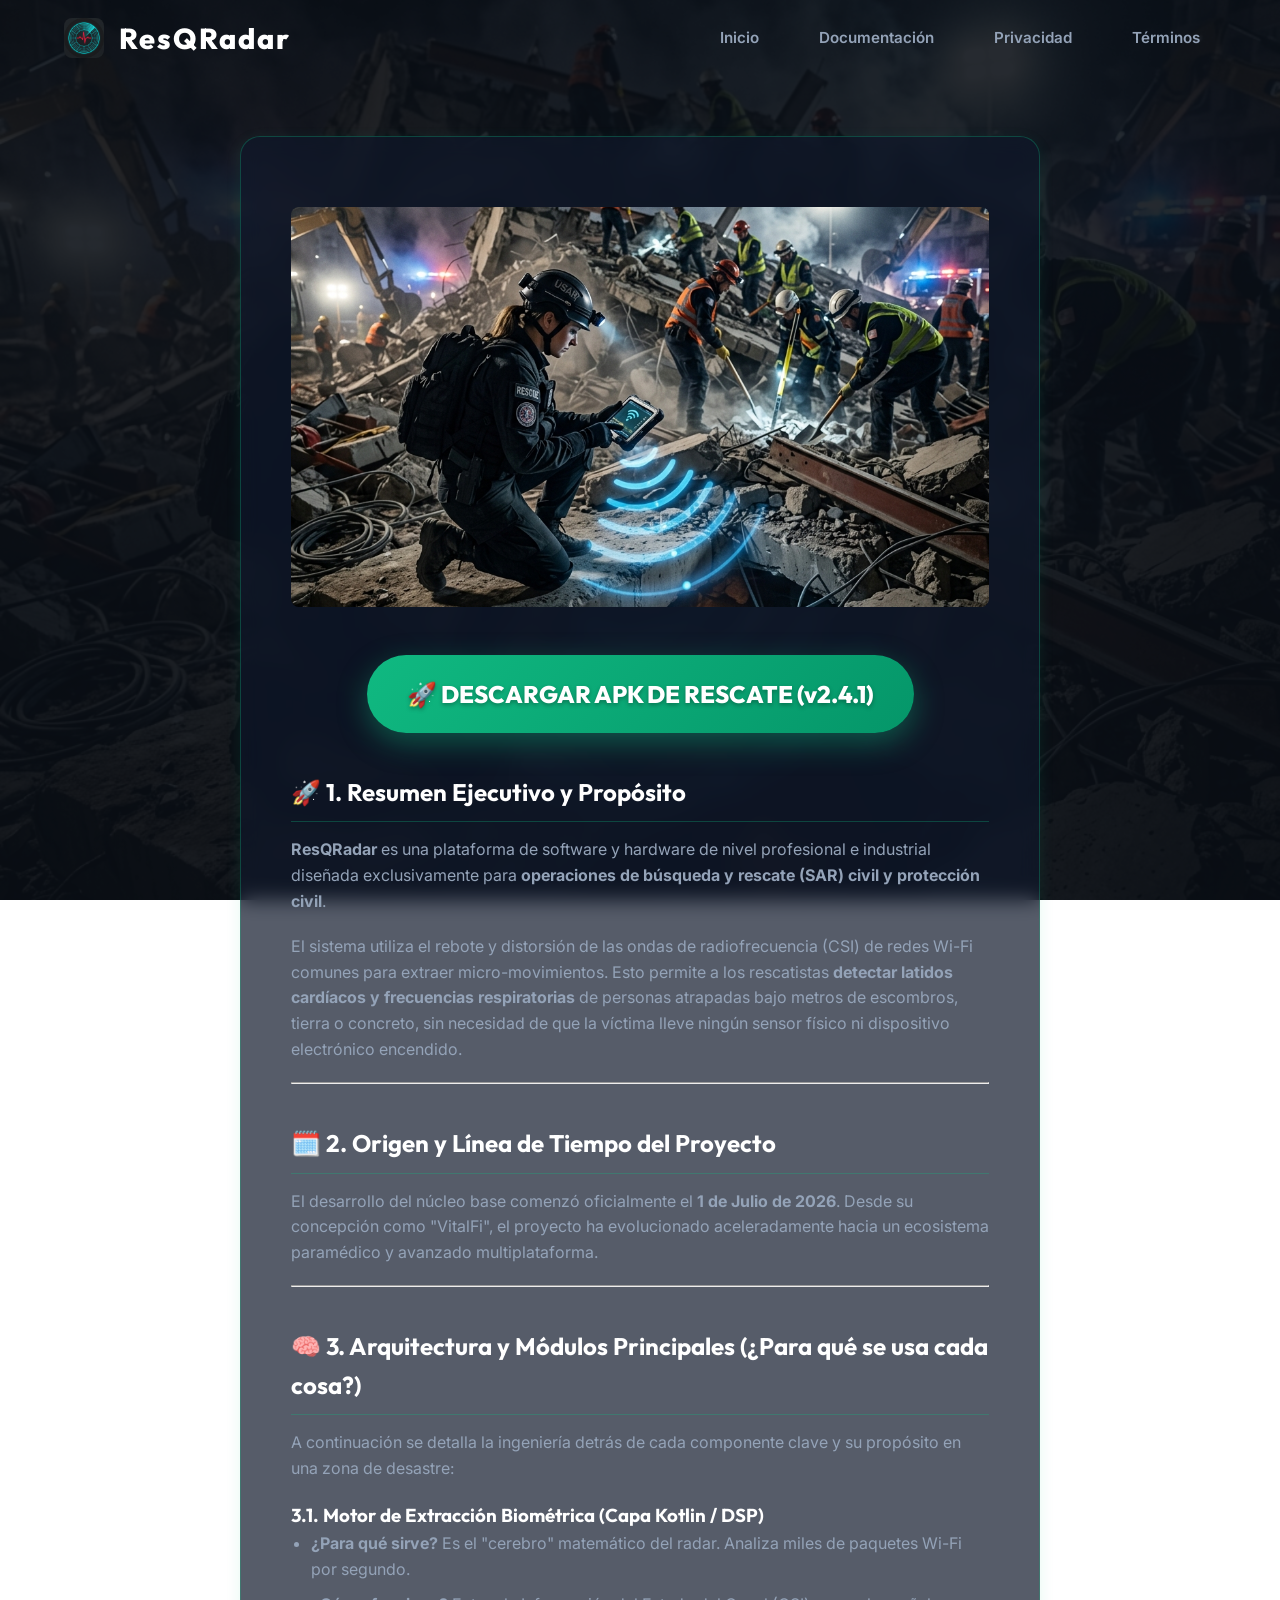
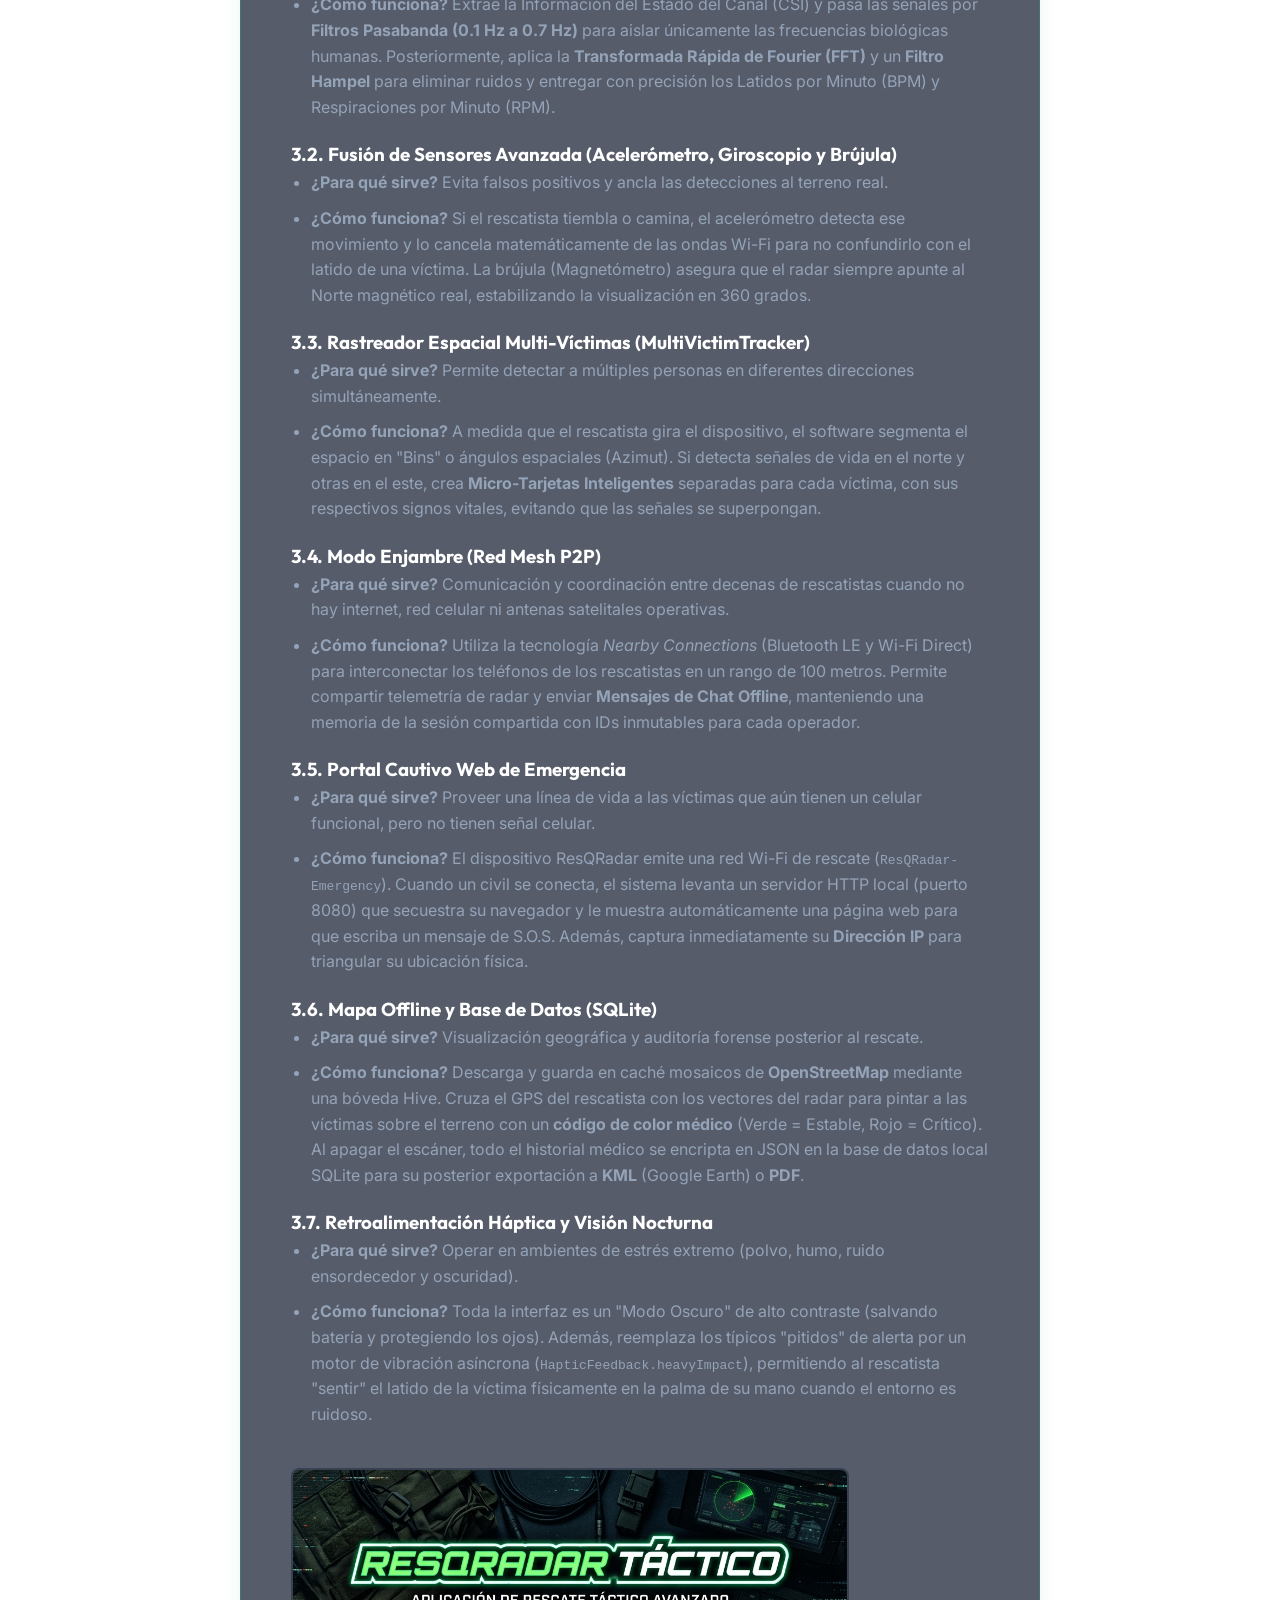
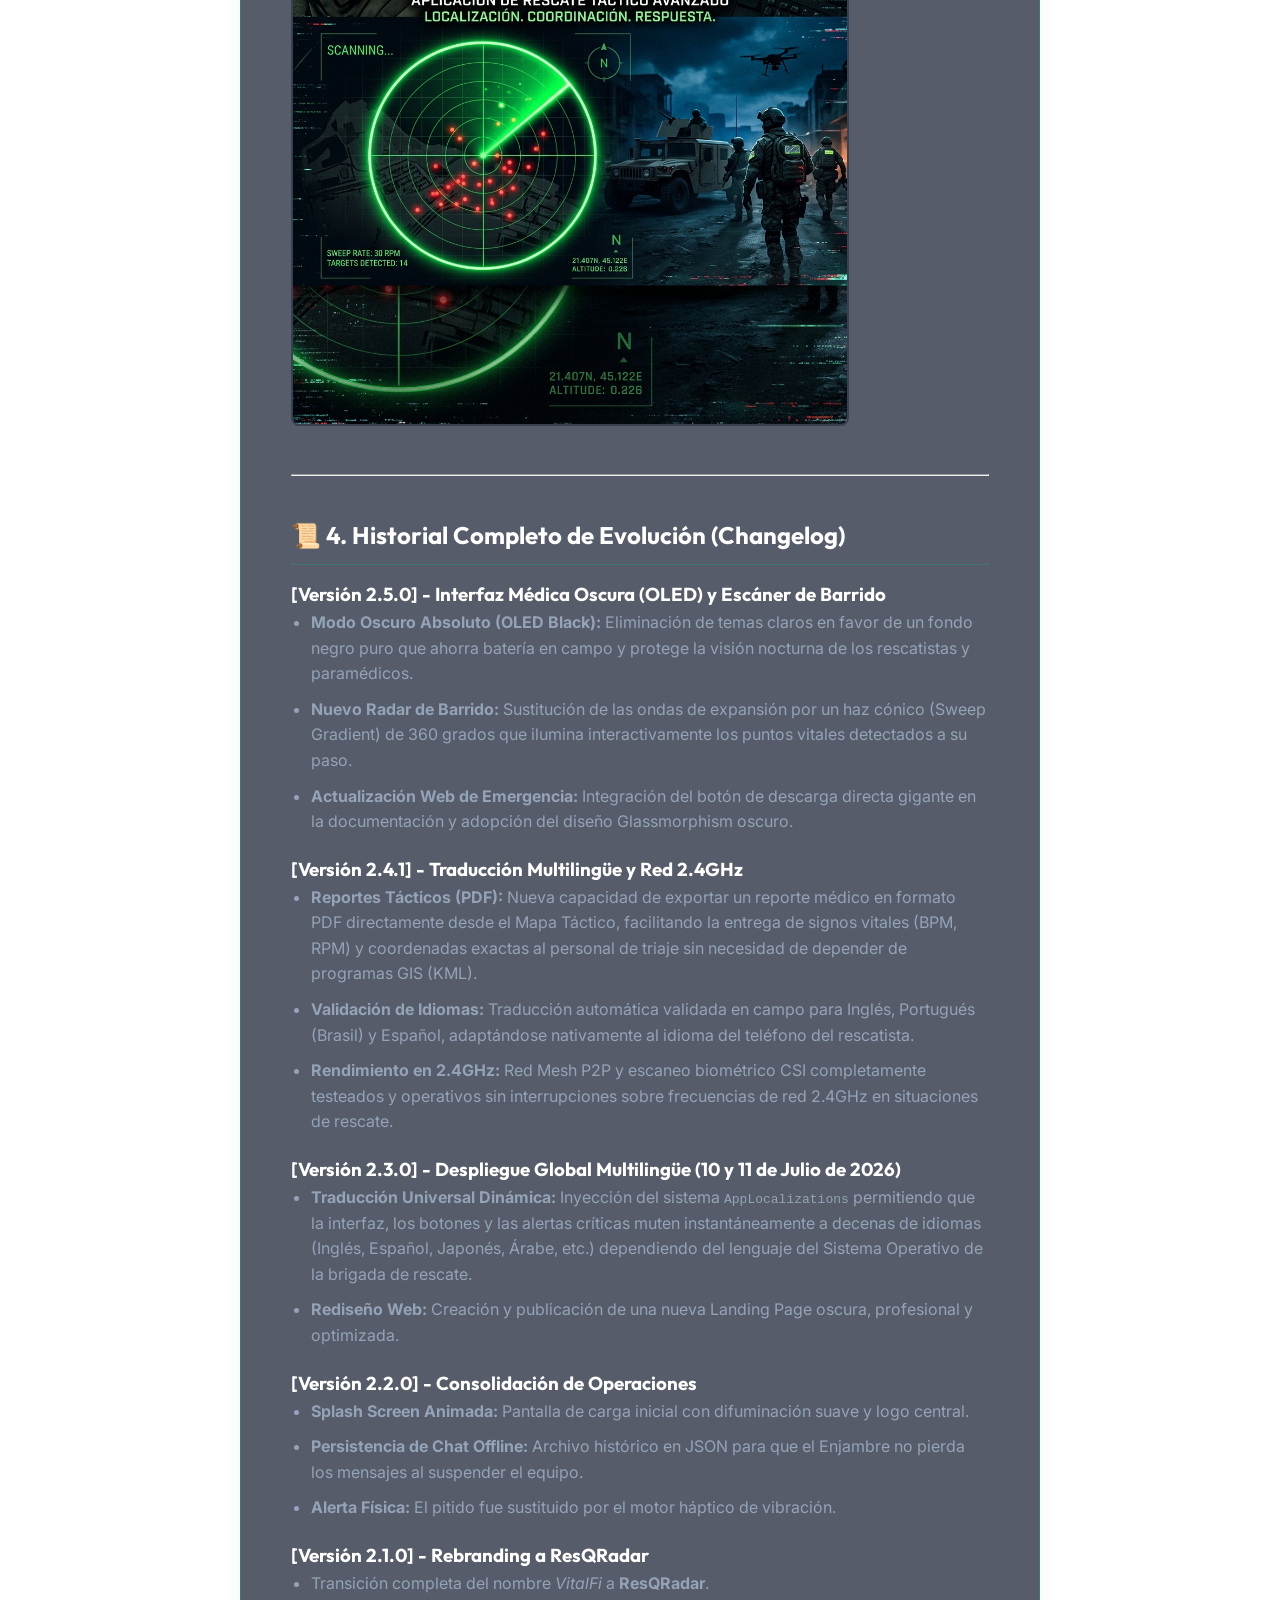
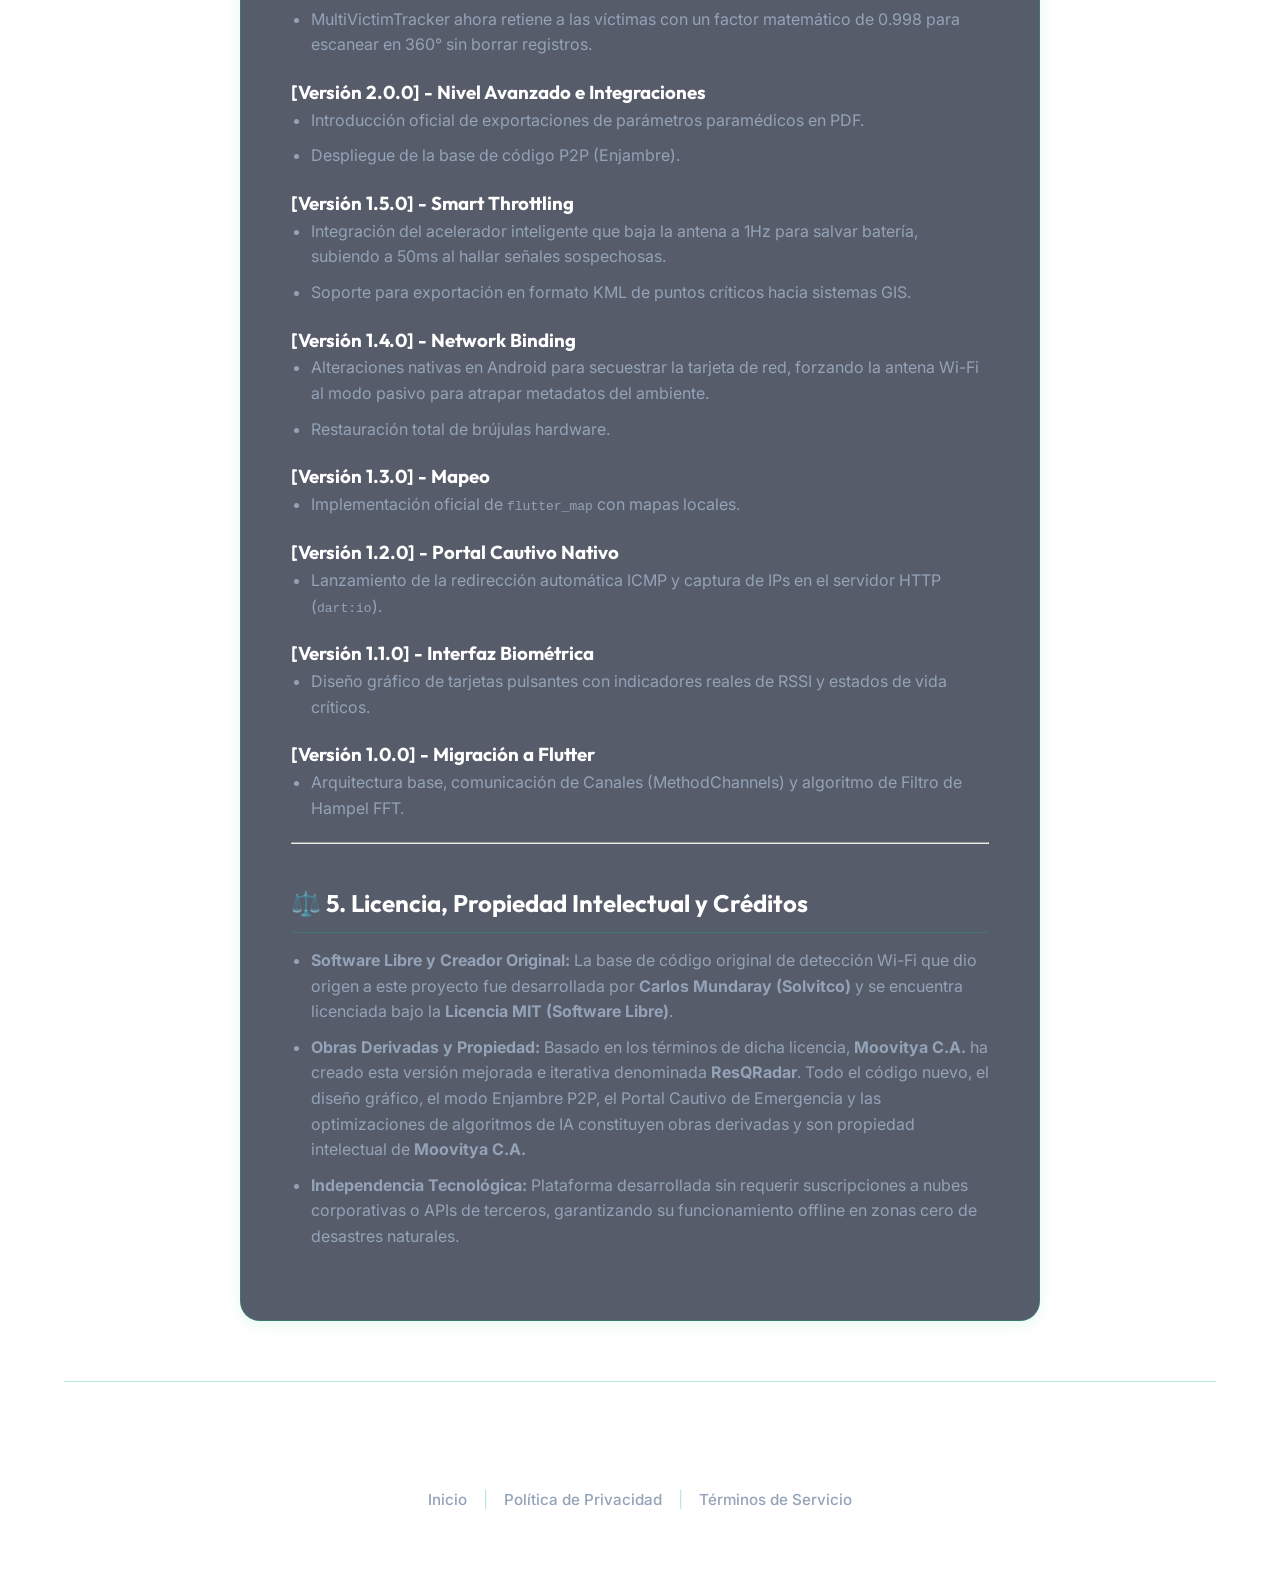
<file: docs.html>
<!DOCTYPE html>
<html lang="es">
<head>
    <meta charset="UTF-8">
    <meta name="viewport" content="width=device-width, initial-scale=1.0">
    <title>Documentación Oficial - ResQRadar</title>
    <meta name="description" content="Documentación Oficial de la aplicación ResQRadar.">
    <!-- Google Fonts -->
    <link rel="preconnect" href="https://fonts.googleapis.com">
    <link rel="preconnect" href="https://fonts.gstatic.com" crossorigin>
    <link href="https://fonts.googleapis.com/css2?family=Inter:wght@300;400;600&family=Outfit:wght@500;700;900&display=swap" rel="stylesheet">
    <!-- Favicon -->
    <link rel="icon" type="image/png" href="img/logo.png">
    <link rel="stylesheet" href="css/style.css">
    <style>
        .cta-container {
            text-align: center;
            margin: 40px 0;
        }
        .btn-giant-cta {
            display: inline-block;
            background: linear-gradient(135deg, #10B981, #059669);
            color: #ffffff;
            font-family: 'Outfit', sans-serif;
            font-size: 1.5rem;
            font-weight: 800;
            padding: 20px 40px;
            border-radius: 50px;
            text-decoration: none;
            text-shadow: 0 2px 4px rgba(0,0,0,0.3);
            box-shadow: 0 10px 30px rgba(16, 185, 129, 0.4);
            animation: pulse-cta 2s infinite;
            transition: transform 0.3s ease, box-shadow 0.3s ease;
        }
        .btn-giant-cta:hover {
            transform: scale(1.05);
            box-shadow: 0 15px 40px rgba(16, 185, 129, 0.6);
        }
        @keyframes pulse-cta {
            0% { box-shadow: 0 0 0 0 rgba(16, 185, 129, 0.7); }
            70% { box-shadow: 0 0 0 20px rgba(16, 185, 129, 0); }
            100% { box-shadow: 0 0 0 0 rgba(16, 185, 129, 0); }
        }
    </style>
</head>
<body>
    <div class="container">
        <header>
            <a href="index.html" style="text-decoration: none; color: inherit;">
                <div class="logo">
                    <img src="img/logo.png" alt="ResQRadar Logo">
                    <span>ResQRadar</span>
                </div>
            </a>
            <nav>
                <a href="index.html" class="nav-link">Inicio</a>
                <a href="docs.html" class="nav-link">Documentación</a>
                <a href="privacy.html" class="nav-link">Privacidad</a>
                <a href="terms.html" class="nav-link">Términos</a>
            </nav>
        </header>

        <section class="legal-content">
        <div class="center" style="margin-bottom: 40px; margin-top: 20px;">
            <img src="img/banner_ai.png" alt="ResQRadar Banner" style="width: 100%; max-height: 400px; object-fit: cover; border-radius: 8px;">
        </div>

        <div class="cta-container">
            <a href="https://correangel.github.io/resqradar/apk/ResQRadar.apk" class="btn-giant-cta" download>🚀 DESCARGAR APK DE RESCATE (v2.4.1)</a>
        </div>

        <h2>🚀 1. Resumen Ejecutivo y Propósito</h2>
        <p><strong>ResQRadar</strong> es una plataforma de software y hardware de nivel profesional e industrial diseñada exclusivamente para <strong>operaciones de búsqueda y rescate (SAR) civil y protección civil</strong>.</p>
        <p>El sistema utiliza el rebote y distorsión de las ondas de radiofrecuencia (CSI) de redes Wi-Fi comunes para extraer micro-movimientos. Esto permite a los rescatistas <strong>detectar latidos cardíacos y frecuencias respiratorias</strong> de personas atrapadas bajo metros de escombros, tierra o concreto, sin necesidad de que la víctima lleve ningún sensor físico ni dispositivo electrónico encendido.</p>

        <hr>

        <h2>🗓️ 2. Origen y Línea de Tiempo del Proyecto</h2>
        <p>El desarrollo del núcleo base comenzó oficialmente el <strong>1 de Julio de 2026</strong>. Desde su concepción como "VitalFi", el proyecto ha evolucionado aceleradamente hacia un ecosistema paramédico y avanzado multiplataforma.</p>

        <hr>

        <h2>🧠 3. Arquitectura y Módulos Principales (¿Para qué se usa cada cosa?)</h2>
        <p>A continuación se detalla la ingeniería detrás de cada componente clave y su propósito en una zona de desastre:</p>

        <h3>3.1. Motor de Extracción Biométrica (Capa Kotlin / DSP)</h3>
        <ul>
            <li><strong>¿Para qué sirve?</strong> Es el "cerebro" matemático del radar. Analiza miles de paquetes Wi-Fi por segundo.</li>
            <li><strong>¿Cómo funciona?</strong> Extrae la Información del Estado del Canal (CSI) y pasa las señales por <strong>Filtros Pasabanda (0.1 Hz a 0.7 Hz)</strong> para aislar únicamente las frecuencias biológicas humanas. Posteriormente, aplica la <strong>Transformada Rápida de Fourier (FFT)</strong> y un <strong>Filtro Hampel</strong> para eliminar ruidos y entregar con precisión los Latidos por Minuto (BPM) y Respiraciones por Minuto (RPM).</li>
        </ul>

        <h3>3.2. Fusión de Sensores Avanzada (Acelerómetro, Giroscopio y Brújula)</h3>
        <ul>
            <li><strong>¿Para qué sirve?</strong> Evita falsos positivos y ancla las detecciones al terreno real.</li>
            <li><strong>¿Cómo funciona?</strong> Si el rescatista tiembla o camina, el acelerómetro detecta ese movimiento y lo cancela matemáticamente de las ondas Wi-Fi para no confundirlo con el latido de una víctima. La brújula (Magnetómetro) asegura que el radar siempre apunte al Norte magnético real, estabilizando la visualización en 360 grados.</li>
        </ul>

        <h3>3.3. Rastreador Espacial Multi-Víctimas (MultiVictimTracker)</h3>
        <ul>
            <li><strong>¿Para qué sirve?</strong> Permite detectar a múltiples personas en diferentes direcciones simultáneamente.</li>
            <li><strong>¿Cómo funciona?</strong> A medida que el rescatista gira el dispositivo, el software segmenta el espacio en "Bins" o ángulos espaciales (Azimut). Si detecta señales de vida en el norte y otras en el este, crea <strong>Micro-Tarjetas Inteligentes</strong> separadas para cada víctima, con sus respectivos signos vitales, evitando que las señales se superpongan.</li>
        </ul>

        <h3>3.4. Modo Enjambre (Red Mesh P2P)</h3>
        <ul>
            <li><strong>¿Para qué sirve?</strong> Comunicación y coordinación entre decenas de rescatistas cuando no hay internet, red celular ni antenas satelitales operativas.</li>
            <li><strong>¿Cómo funciona?</strong> Utiliza la tecnología <em>Nearby Connections</em> (Bluetooth LE y Wi-Fi Direct) para interconectar los teléfonos de los rescatistas en un rango de 100 metros. Permite compartir telemetría de radar y enviar <strong>Mensajes de Chat Offline</strong>, manteniendo una memoria de la sesión compartida con IDs inmutables para cada operador.</li>
        </ul>

        <h3>3.5. Portal Cautivo Web de Emergencia</h3>
        <ul>
            <li><strong>¿Para qué sirve?</strong> Proveer una línea de vida a las víctimas que aún tienen un celular funcional, pero no tienen señal celular.</li>
            <li><strong>¿Cómo funciona?</strong> El dispositivo ResQRadar emite una red Wi-Fi de rescate (<code>ResQRadar-Emergency</code>). Cuando un civil se conecta, el sistema levanta un servidor HTTP local (puerto 8080) que secuestra su navegador y le muestra automáticamente una página web para que escriba un mensaje de S.O.S. Además, captura inmediatamente su <strong>Dirección IP</strong> para triangular su ubicación física.</li>
        </ul>

        <h3>3.6. Mapa Offline y Base de Datos (SQLite)</h3>
        <ul>
            <li><strong>¿Para qué sirve?</strong> Visualización geográfica y auditoría forense posterior al rescate.</li>
            <li><strong>¿Cómo funciona?</strong> Descarga y guarda en caché mosaicos de <strong>OpenStreetMap</strong> mediante una bóveda Hive. Cruza el GPS del rescatista con los vectores del radar para pintar a las víctimas sobre el terreno con un <strong>código de color médico</strong> (Verde = Estable, Rojo = Crítico). Al apagar el escáner, todo el historial médico se encripta en JSON en la base de datos local SQLite para su posterior exportación a <strong>KML</strong> (Google Earth) o <strong>PDF</strong>.</li>
        </ul>

        <h3>3.7. Retroalimentación Háptica y Visión Nocturna</h3>
        <ul>
            <li><strong>¿Para qué sirve?</strong> Operar en ambientes de estrés extremo (polvo, humo, ruido ensordecedor y oscuridad).</li>
            <li><strong>¿Cómo funciona?</strong> Toda la interfaz es un "Modo Oscuro" de alto contraste (salvando batería y protegiendo los ojos). Además, reemplaza los típicos "pitidos" de alerta por un motor de vibración asíncrona (<code>HapticFeedback.heavyImpact</code>), permitiendo al rescatista "sentir" el latido de la víctima físicamente en la palma de su mano cuando el entorno es ruidoso.</li>
        </ul>

        <div class="center" style="margin: 40px 0;">
            <img src="img/feature_graphic.png" alt="ResQRadar Interfaz Gráfica" style="width: 80%; border: 2px solid #374151; border-radius: 8px;">
        </div>

        <hr>

        <h2>📜 4. Historial Completo de Evolución (Changelog)</h2>

        <h3>[Versión 2.5.0] - Interfaz Médica Oscura (OLED) y Escáner de Barrido</h3>
        <ul>
            <li><strong>Modo Oscuro Absoluto (OLED Black):</strong> Eliminación de temas claros en favor de un fondo negro puro que ahorra batería en campo y protege la visión nocturna de los rescatistas y paramédicos.</li>
            <li><strong>Nuevo Radar de Barrido:</strong> Sustitución de las ondas de expansión por un haz cónico (Sweep Gradient) de 360 grados que ilumina interactivamente los puntos vitales detectados a su paso.</li>
            <li><strong>Actualización Web de Emergencia:</strong> Integración del botón de descarga directa gigante en la documentación y adopción del diseño Glassmorphism oscuro.</li>
        </ul>

        <h3>[Versión 2.4.1] - Traducción Multilingüe y Red 2.4GHz</h3>
        <ul>
            <li><strong>Reportes Tácticos (PDF):</strong> Nueva capacidad de exportar un reporte médico en formato PDF directamente desde el Mapa Táctico, facilitando la entrega de signos vitales (BPM, RPM) y coordenadas exactas al personal de triaje sin necesidad de depender de programas GIS (KML).</li>
            <li><strong>Validación de Idiomas:</strong> Traducción automática validada en campo para Inglés, Portugués (Brasil) y Español, adaptándose nativamente al idioma del teléfono del rescatista.</li>
            <li><strong>Rendimiento en 2.4GHz:</strong> Red Mesh P2P y escaneo biométrico CSI completamente testeados y operativos sin interrupciones sobre frecuencias de red 2.4GHz en situaciones de rescate.</li>
        </ul>

        <h3>[Versión 2.3.0] - Despliegue Global Multilingüe (10 y 11 de Julio de 2026)</h3>
        <ul>
            <li><strong>Traducción Universal Dinámica:</strong> Inyección del sistema <code>AppLocalizations</code> permitiendo que la interfaz, los botones y las alertas críticas muten instantáneamente a decenas de idiomas (Inglés, Español, Japonés, Árabe, etc.) dependiendo del lenguaje del Sistema Operativo de la brigada de rescate.</li>
            <li><strong>Rediseño Web:</strong> Creación y publicación de una nueva Landing Page oscura, profesional y optimizada.</li>
        </ul>

        <h3>[Versión 2.2.0] - Consolidación de Operaciones</h3>
        <ul>
            <li><strong>Splash Screen Animada:</strong> Pantalla de carga inicial con difuminación suave y logo central.</li>
            <li><strong>Persistencia de Chat Offline:</strong> Archivo histórico en JSON para que el Enjambre no pierda los mensajes al suspender el equipo.</li>
            <li><strong>Alerta Física:</strong> El pitido fue sustituido por el motor háptico de vibración.</li>
        </ul>

        <h3>[Versión 2.1.0] - Rebranding a ResQRadar</h3>
        <ul>
            <li>Transición completa del nombre <em>VitalFi</em> a <strong>ResQRadar</strong>.</li>
            <li>MultiVictimTracker ahora retiene a las víctimas con un factor matemático de 0.998 para escanear en 360° sin borrar registros.</li>
        </ul>

        <h3>[Versión 2.0.0] - Nivel Avanzado e Integraciones</h3>
        <ul>
            <li>Introducción oficial de exportaciones de parámetros paramédicos en PDF.</li>
            <li>Despliegue de la base de código P2P (Enjambre).</li>
        </ul>

        <h3>[Versión 1.5.0] - Smart Throttling</h3>
        <ul>
            <li>Integración del acelerador inteligente que baja la antena a 1Hz para salvar batería, subiendo a 50ms al hallar señales sospechosas.</li>
            <li>Soporte para exportación en formato KML de puntos críticos hacia sistemas GIS.</li>
        </ul>

        <h3>[Versión 1.4.0] - Network Binding</h3>
        <ul>
            <li>Alteraciones nativas en Android para secuestrar la tarjeta de red, forzando la antena Wi-Fi al modo pasivo para atrapar metadatos del ambiente.</li>
            <li>Restauración total de brújulas hardware.</li>
        </ul>

        <h3>[Versión 1.3.0] - Mapeo</h3>
        <ul>
            <li>Implementación oficial de <code>flutter_map</code> con mapas locales.</li>
        </ul>

        <h3>[Versión 1.2.0] - Portal Cautivo Nativo</h3>
        <ul>
            <li>Lanzamiento de la redirección automática ICMP y captura de IPs en el servidor HTTP (<code>dart:io</code>).</li>
        </ul>

        <h3>[Versión 1.1.0] - Interfaz Biométrica</h3>
        <ul>
            <li>Diseño gráfico de tarjetas pulsantes con indicadores reales de RSSI y estados de vida críticos.</li>
        </ul>

        <h3>[Versión 1.0.0] - Migración a Flutter</h3>
        <ul>
            <li>Arquitectura base, comunicación de Canales (MethodChannels) y algoritmo de Filtro de Hampel FFT.</li>
        </ul>

        <hr>

        <h2>⚖️ 5. Licencia, Propiedad Intelectual y Créditos</h2>
        <ul>
            <li><strong>Software Libre y Creador Original:</strong> La base de código original de detección Wi-Fi que dio origen a este proyecto fue desarrollada por <strong>Carlos Mundaray (Solvitco)</strong> y se encuentra licenciada bajo la <strong>Licencia MIT (Software Libre)</strong>.</li>
            <li><strong>Obras Derivadas y Propiedad:</strong> Basado en los términos de dicha licencia, <strong>Moovitya C.A.</strong> ha creado esta versión mejorada e iterativa denominada <strong>ResQRadar</strong>. Todo el código nuevo, el diseño gráfico, el modo Enjambre P2P, el Portal Cautivo de Emergencia y las optimizaciones de algoritmos de IA constituyen obras derivadas y son propiedad intelectual de <strong>Moovitya C.A.</strong></li>
            <li><strong>Independencia Tecnológica:</strong> Plataforma desarrollada sin requerir suscripciones a nubes corporativas o APIs de terceros, garantizando su funcionamiento offline en zonas cero de desastres naturales.</li>
        </ul>
        </section>

        <footer>
            <div class="footer-content">
                <p>&copy; 2026 Moovitya C.A. Todos los derechos reservados.</p>
                <div class="footer-links">
                    <a href="index.html">Inicio</a>
                    <span class="separator">|</span>
                    <a href="privacy.html">Política de Privacidad</a>
                    <span class="separator">|</span>
                    <a href="terms.html">Términos de Servicio</a>
                </div>
            </div>
        </footer>
    </div>
</body>
</html>
</file>
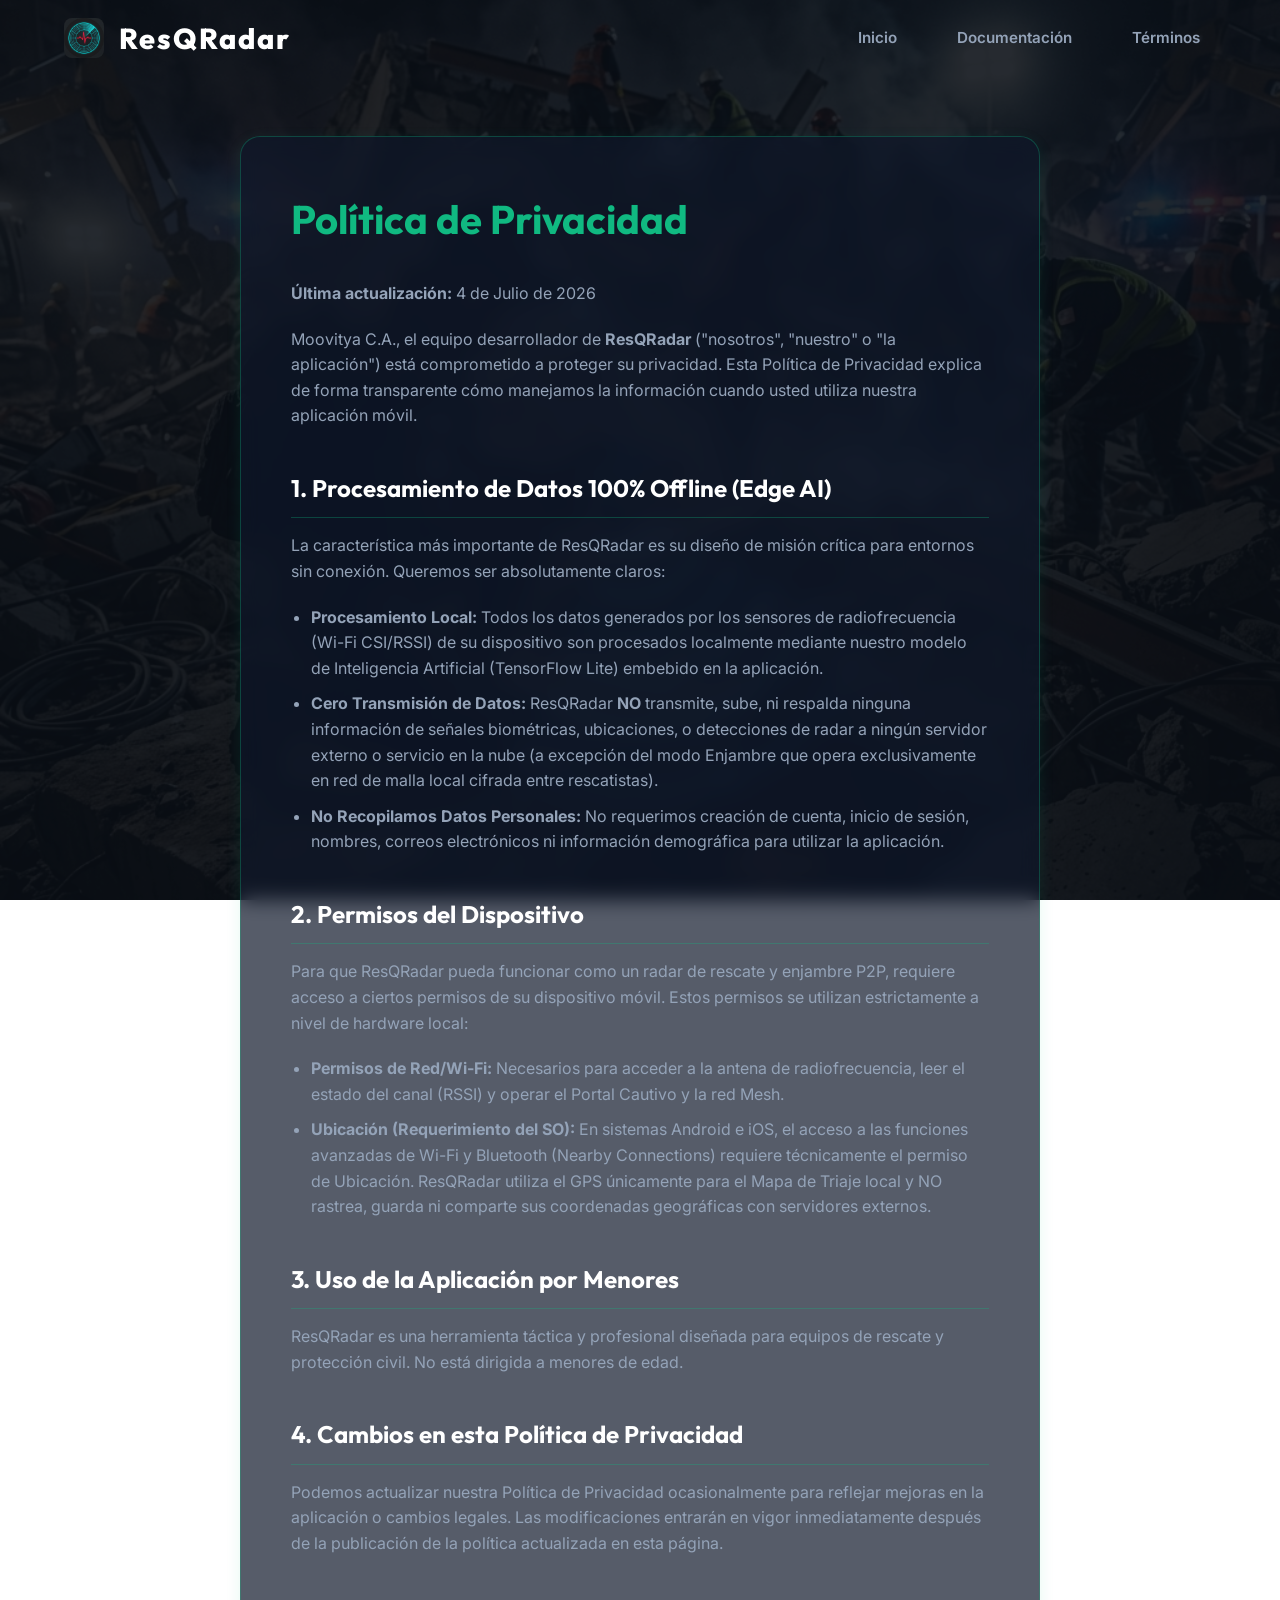
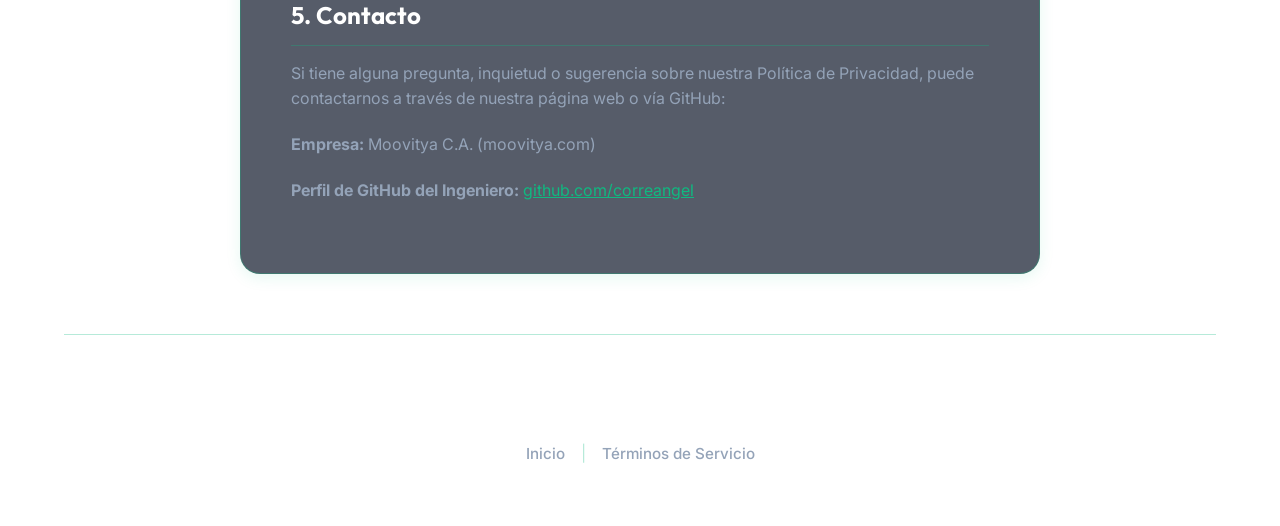
<file: privacy.html>
<!DOCTYPE html>
<html lang="es">
<head>
    <meta charset="UTF-8">
    <meta name="viewport" content="width=device-width, initial-scale=1.0">
    <title>Política de Privacidad - ResQRadar</title>
    <meta name="description" content="Política de Privacidad de la aplicación ResQRadar. Nuestro compromiso con el procesamiento offline y la protección de datos avanzados.">
    <!-- Google Fonts -->
    <link rel="preconnect" href="https://fonts.googleapis.com">
    <link rel="preconnect" href="https://fonts.gstatic.com" crossorigin>
    <link href="https://fonts.googleapis.com/css2?family=Inter:wght@300;400;600&family=Outfit:wght@500;700;900&display=swap" rel="stylesheet">
    <!-- Favicon -->
    <link rel="icon" type="image/png" href="img/logo.png">
    <link rel="stylesheet" href="css/style.css">
</head>
<body>
    <div class="container">
        <header>
            <a href="index.html" style="text-decoration: none; color: inherit;">
                <div class="logo">
                    <img src="img/logo.png" alt="ResQRadar Logo">
                    <span>ResQRadar</span>
                </div>
            </a>
            <nav>
                <a href="index.html" class="nav-link">Inicio</a>
                <a href="docs.html" class="nav-link">Documentación</a>
                <a href="terms.html" class="nav-link">Términos</a>
            </nav>
        </header>

        <section class="legal-content">
            <h1>Política de Privacidad</h1>
            <p><strong>Última actualización:</strong> 4 de Julio de 2026</p>

            <p>Moovitya C.A., el equipo desarrollador de <strong>ResQRadar</strong> ("nosotros", "nuestro" o "la aplicación") está comprometido a proteger su privacidad. Esta Política de Privacidad explica de forma transparente cómo manejamos la información cuando usted utiliza nuestra aplicación móvil.</p>

            <h2>1. Procesamiento de Datos 100% Offline (Edge AI)</h2>
            <p>La característica más importante de ResQRadar es su diseño de misión crítica para entornos sin conexión. Queremos ser absolutamente claros:</p>
            <ul>
                <li><strong>Procesamiento Local:</strong> Todos los datos generados por los sensores de radiofrecuencia (Wi-Fi CSI/RSSI) de su dispositivo son procesados localmente mediante nuestro modelo de Inteligencia Artificial (TensorFlow Lite) embebido en la aplicación.</li>
                <li><strong>Cero Transmisión de Datos:</strong> ResQRadar <strong>NO</strong> transmite, sube, ni respalda ninguna información de señales biométricas, ubicaciones, o detecciones de radar a ningún servidor externo o servicio en la nube (a excepción del modo Enjambre que opera exclusivamente en red de malla local cifrada entre rescatistas).</li>
                <li><strong>No Recopilamos Datos Personales:</strong> No requerimos creación de cuenta, inicio de sesión, nombres, correos electrónicos ni información demográfica para utilizar la aplicación.</li>
            </ul>

            <h2>2. Permisos del Dispositivo</h2>
            <p>Para que ResQRadar pueda funcionar como un radar de rescate y enjambre P2P, requiere acceso a ciertos permisos de su dispositivo móvil. Estos permisos se utilizan estrictamente a nivel de hardware local:</p>
            <ul>
                <li><strong>Permisos de Red/Wi-Fi:</strong> Necesarios para acceder a la antena de radiofrecuencia, leer el estado del canal (RSSI) y operar el Portal Cautivo y la red Mesh.</li>
                <li><strong>Ubicación (Requerimiento del SO):</strong> En sistemas Android e iOS, el acceso a las funciones avanzadas de Wi-Fi y Bluetooth (Nearby Connections) requiere técnicamente el permiso de Ubicación. ResQRadar utiliza el GPS únicamente para el Mapa de Triaje local y NO rastrea, guarda ni comparte sus coordenadas geográficas con servidores externos.</li>
            </ul>

            <h2>3. Uso de la Aplicación por Menores</h2>
            <p>ResQRadar es una herramienta táctica y profesional diseñada para equipos de rescate y protección civil. No está dirigida a menores de edad.</p>

            <h2>4. Cambios en esta Política de Privacidad</h2>
            <p>Podemos actualizar nuestra Política de Privacidad ocasionalmente para reflejar mejoras en la aplicación o cambios legales. Las modificaciones entrarán en vigor inmediatamente después de la publicación de la política actualizada en esta página.</p>

            <h2>5. Contacto</h2>
            <p>Si tiene alguna pregunta, inquietud o sugerencia sobre nuestra Política de Privacidad, puede contactarnos a través de nuestra página web o vía GitHub:</p>
            <p><strong>Empresa:</strong> Moovitya C.A. (moovitya.com)</p>
            <p><strong>Perfil de GitHub del Ingeniero:</strong> <a href="https://github.com/correangel" target="_blank" style="color: var(--accent-green);">github.com/correangel</a></p>
        </section>

        <footer>
            <div class="footer-content">
                <p>&copy; 2026 Moovitya C.A. Todos los derechos reservados.</p>
                <div class="footer-links">
                    <a href="index.html">Inicio</a>
                    <span class="separator">|</span>
                    <a href="terms.html">Términos de Servicio</a>
                </div>
            </div>
        </footer>
    </div>
</body>
</html>
</file>
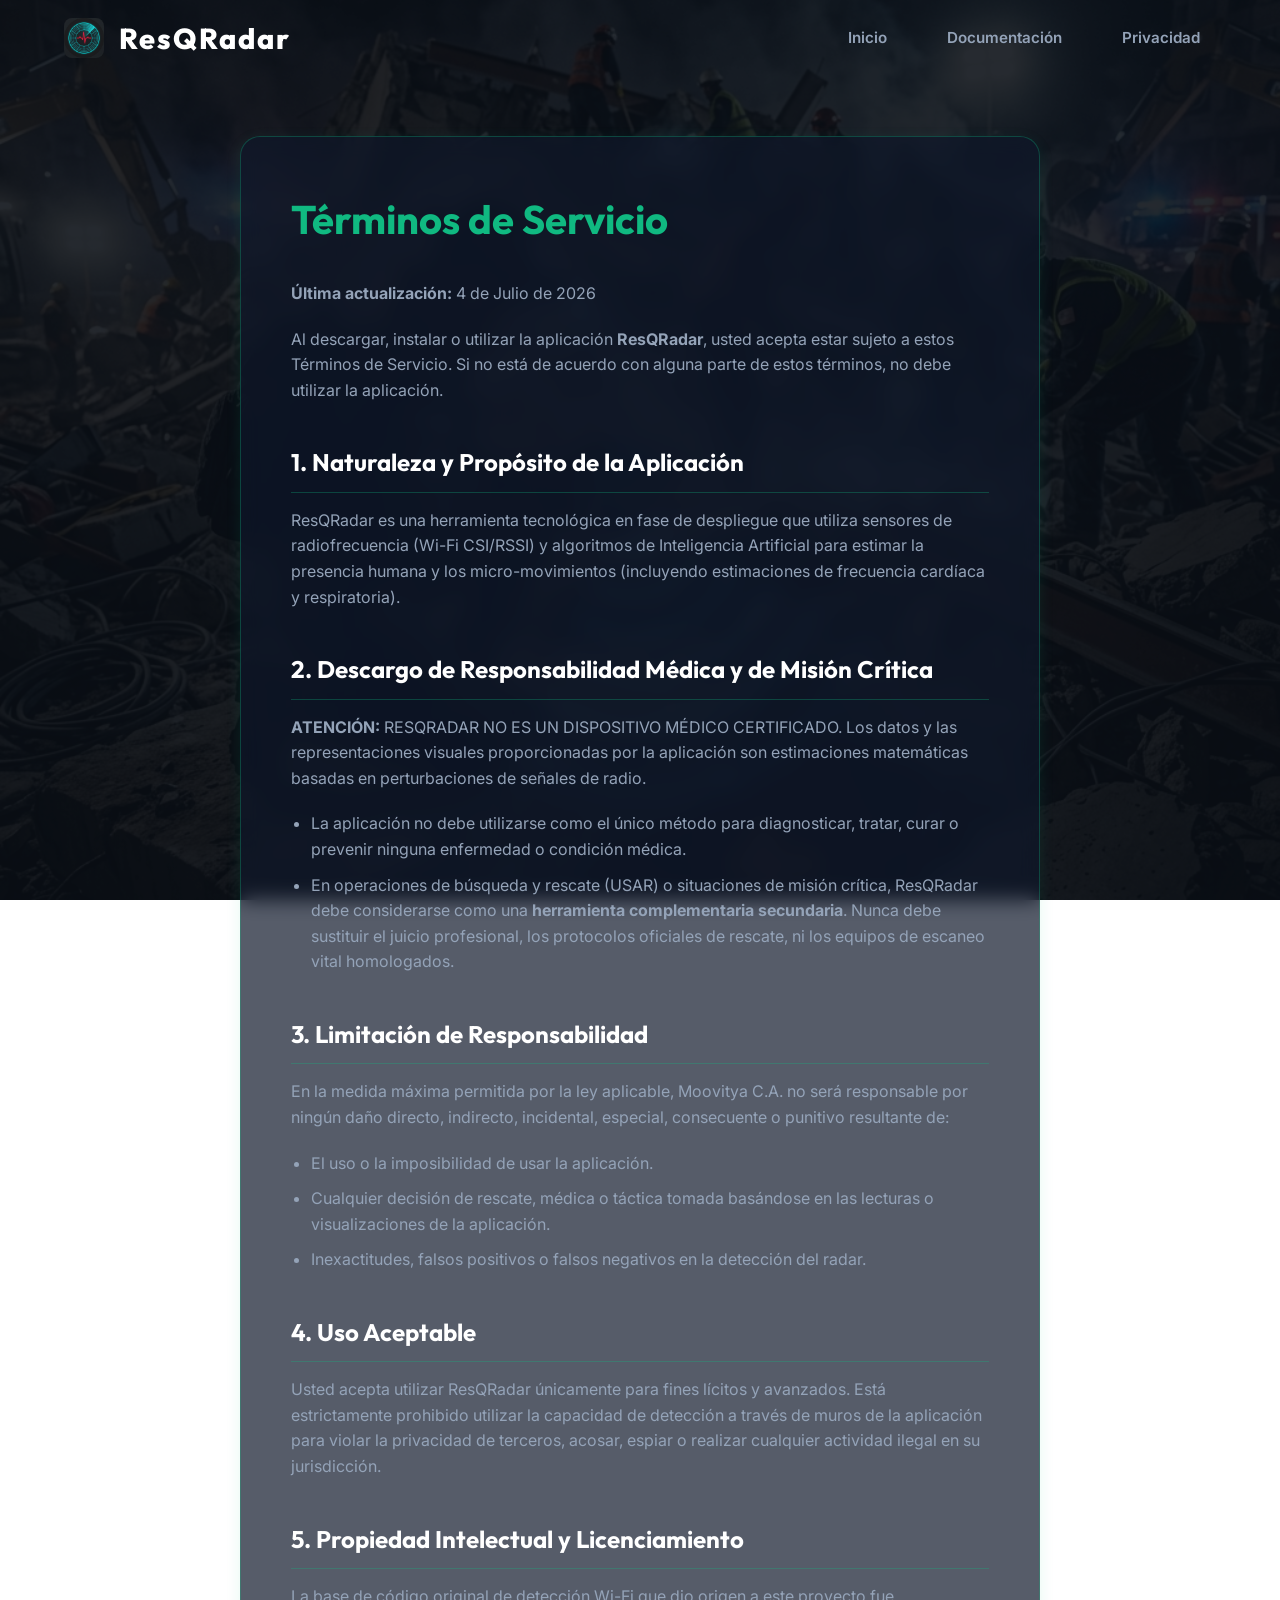
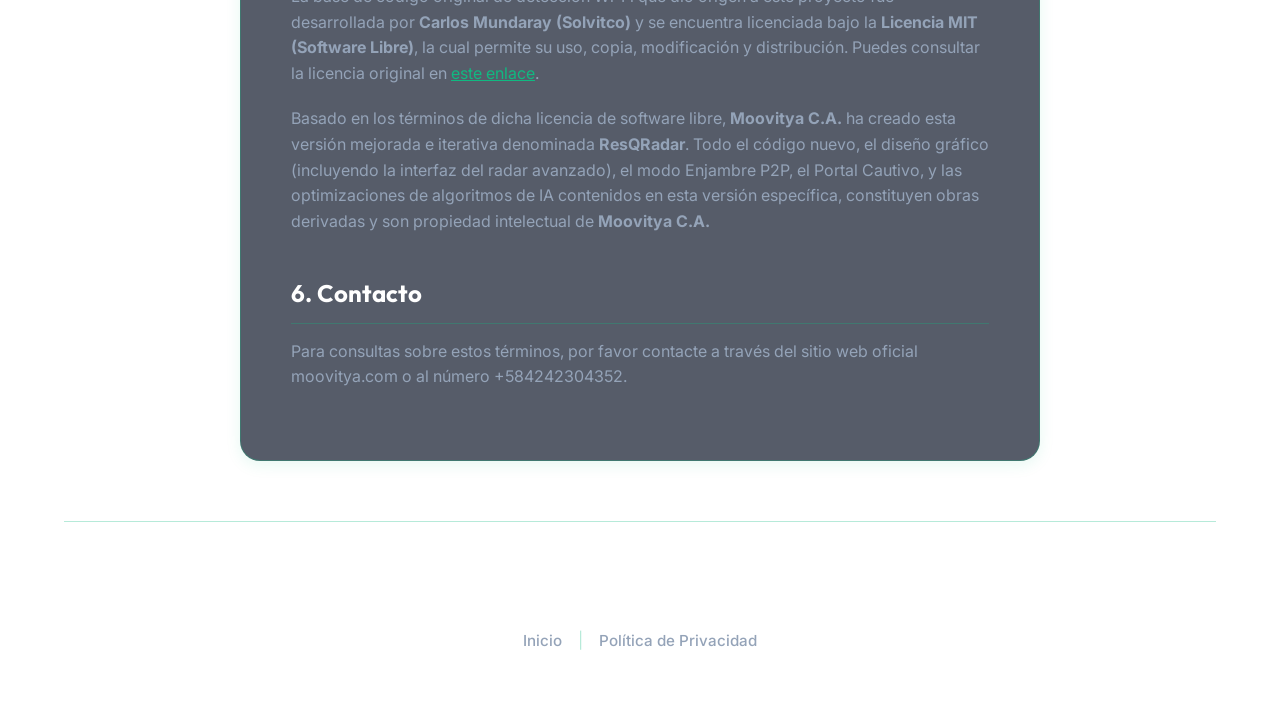
<file: terms.html>
<!DOCTYPE html>
<html lang="es">
<head>
    <meta charset="UTF-8">
    <meta name="viewport" content="width=device-width, initial-scale=1.0">
    <title>Términos de Servicio - ResQRadar</title>
    <meta name="description" content="Términos y condiciones de uso de la aplicación táctica ResQRadar.">
    <!-- Google Fonts -->
    <link rel="preconnect" href="https://fonts.googleapis.com">
    <link rel="preconnect" href="https://fonts.gstatic.com" crossorigin>
    <!-- Favicon -->
    <link rel="icon" type="image/png" href="img/logo.png">
    <link href="https://fonts.googleapis.com/css2?family=Inter:wght@300;400;600&family=Outfit:wght@500;700;900&display=swap" rel="stylesheet">
    <link rel="stylesheet" href="css/style.css">
</head>
<body>
    <div class="container">
        <header>
            <a href="index.html" style="text-decoration: none; color: inherit;">
                <div class="logo">
                    <img src="img/logo.png" alt="ResQRadar Logo">
                    <span>ResQRadar</span>
                </div>
            </a>
            <nav>
                <a href="index.html" class="nav-link">Inicio</a>
                <a href="docs.html" class="nav-link">Documentación</a>
                <a href="privacy.html" class="nav-link">Privacidad</a>
            </nav>
        </header>

        <section class="legal-content">
            <h1>Términos de Servicio</h1>
            <p><strong>Última actualización:</strong> 4 de Julio de 2026</p>

            <p>Al descargar, instalar o utilizar la aplicación <strong>ResQRadar</strong>, usted acepta estar sujeto a estos Términos de Servicio. Si no está de acuerdo con alguna parte de estos términos, no debe utilizar la aplicación.</p>

            <h2>1. Naturaleza y Propósito de la Aplicación</h2>
            <p>ResQRadar es una herramienta tecnológica en fase de despliegue que utiliza sensores de radiofrecuencia (Wi-Fi CSI/RSSI) y algoritmos de Inteligencia Artificial para estimar la presencia humana y los micro-movimientos (incluyendo estimaciones de frecuencia cardíaca y respiratoria).</p>
            
            <h2>2. Descargo de Responsabilidad Médica y de Misión Crítica</h2>
            <p><strong>ATENCIÓN:</strong> RESQRADAR NO ES UN DISPOSITIVO MÉDICO CERTIFICADO. Los datos y las representaciones visuales proporcionadas por la aplicación son estimaciones matemáticas basadas en perturbaciones de señales de radio. </p>
            <ul>
                <li>La aplicación no debe utilizarse como el único método para diagnosticar, tratar, curar o prevenir ninguna enfermedad o condición médica.</li>
                <li>En operaciones de búsqueda y rescate (USAR) o situaciones de misión crítica, ResQRadar debe considerarse como una <strong>herramienta complementaria secundaria</strong>. Nunca debe sustituir el juicio profesional, los protocolos oficiales de rescate, ni los equipos de escaneo vital homologados.</li>
            </ul>

            <h2>3. Limitación de Responsabilidad</h2>
            <p>En la medida máxima permitida por la ley aplicable, Moovitya C.A. no será responsable por ningún daño directo, indirecto, incidental, especial, consecuente o punitivo resultante de:</p>
            <ul>
                <li>El uso o la imposibilidad de usar la aplicación.</li>
                <li>Cualquier decisión de rescate, médica o táctica tomada basándose en las lecturas o visualizaciones de la aplicación.</li>
                <li>Inexactitudes, falsos positivos o falsos negativos en la detección del radar.</li>
            </ul>

            <h2>4. Uso Aceptable</h2>
            <p>Usted acepta utilizar ResQRadar únicamente para fines lícitos y avanzados. Está estrictamente prohibido utilizar la capacidad de detección a través de muros de la aplicación para violar la privacidad de terceros, acosar, espiar o realizar cualquier actividad ilegal en su jurisdicción.</p>

            <h2>5. Propiedad Intelectual y Licenciamiento</h2>
            <p>La base de código original de detección Wi-Fi que dio origen a este proyecto fue desarrollada por <strong>Carlos Mundaray (Solvitco)</strong> y se encuentra licenciada bajo la <strong>Licencia MIT (Software Libre)</strong>, la cual permite su uso, copia, modificación y distribución. Puedes consultar la licencia original en <a href="https://github.com/correangel/vitalfi/blob/main/LICENSE" target="_blank" style="color: var(--accent-green);">este enlace</a>.</p>
            <p>Basado en los términos de dicha licencia de software libre, <strong>Moovitya C.A.</strong> ha creado esta versión mejorada e iterativa denominada <strong>ResQRadar</strong>. Todo el código nuevo, el diseño gráfico (incluyendo la interfaz del radar avanzado), el modo Enjambre P2P, el Portal Cautivo, y las optimizaciones de algoritmos de IA contenidos en esta versión específica, constituyen obras derivadas y son propiedad intelectual de <strong>Moovitya C.A.</strong></p>

            <h2>6. Contacto</h2>
            <p>Para consultas sobre estos términos, por favor contacte a través del sitio web oficial moovitya.com o al número +584242304352.</p>
        </section>

        <footer>
            <div class="footer-content">
                <p>&copy; 2026 Moovitya C.A. Todos los derechos reservados.</p>
                <div class="footer-links">
                    <a href="index.html">Inicio</a>
                    <span class="separator">|</span>
                    <a href="privacy.html">Política de Privacidad</a>
                </div>
            </div>
        </footer>
    </div>
</body>
</html>
</file>
<file: css/style.css>
:root {
  --bg-color: #0A0F16;
  --bg-card: rgba(15, 23, 42, 0.7);
  --text-main: #FFFFFF;
  --text-muted: #94A3B8;
  --accent-blue: #10B981; /* Changed to green for radar feel */
  --accent-blue-light: rgba(16, 185, 129, 0.2);
  --accent-red: #EF4444;
  --accent-green: #10B981;
  --border-light: rgba(16, 185, 129, 0.3);
  --shadow-sm: 0 4px 15px rgba(16, 185, 129, 0.1);
  --shadow-lg: 0 10px 30px rgba(16, 185, 129, 0.2);
}

* {
  margin: 0;
  padding: 0;
  box-sizing: border-box;
}

body {
  font-family: 'Inter', sans-serif;
  background-color: var(--bg-main);
  color: var(--text-main);
  line-height: 1.6;
  background-image: linear-gradient(rgba(10, 15, 20, 0.20), rgba(10, 15, 20, 0.40)), url('../img/banner_ai.png');
  background-size: cover;
  background-position: center;
  background-attachment: fixed;
}

/* Add a dark overlay to make text readable */
body::before {
  content: '';
  position: fixed;
  top: 0; left: 0; width: 100%; height: 100%;
  background: rgba(10, 15, 22, 0.85);
  z-index: -1;
}

h1, h2, h3, h4 {
  font-family: 'Outfit', sans-serif;
}

.container {
  max-width: 1200px;
  margin: 0 auto;
  padding: 0 24px;
}

header {
  padding: 15px 0;
  display: flex;
  justify-content: space-between;
  align-items: center;
}

.logo {
  font-family: 'Outfit', sans-serif;
  font-weight: 800;
  font-size: 1.8rem;
  letter-spacing: 2px;
  display: flex;
  align-items: center;
  gap: 15px;
  color: #FFFFFF;
}

.logo img {
  width: 40px;
  height: 40px;
  border-radius: 8px;
}

nav a.nav-link {
  color: var(--text-muted);
  text-decoration: none;
  margin-left: 24px;
  font-weight: 600;
  font-size: 0.95rem;
  transition: all 0.3s ease;
  padding: 8px 16px;
  border-radius: 6px;
}

nav a.nav-link:hover {
  color: var(--accent-green);
  background: var(--accent-blue-light);
}

.hero {
  padding: 10px 0 60px;
  text-align: center;
}

.hero-title {
  font-size: 4.5rem;
  font-weight: 900;
  line-height: 1.1;
  margin-bottom: 15px;
  color: var(--text-main);
  text-shadow: 0 0 20px rgba(16, 185, 129, 0.4);
}

.text-gradient {
  color: var(--accent-green);
}

.hero-subtitle {
  font-size: 1.25rem;
  color: var(--text-muted);
  max-width: 750px;
  margin: 0 auto 30px;
  font-weight: 400;
}

.stores-panel {
  max-width: 600px;
  margin: 0 auto;
  padding: 40px;
  background: var(--bg-card);
  backdrop-filter: blur(10px);
  -webkit-backdrop-filter: blur(10px);
  border: 1px solid var(--border-light);
  border-radius: 20px;
  box-shadow: var(--shadow-sm);
  transition: transform 0.3s ease, box-shadow 0.3s ease;
}

.stores-panel:hover {
  transform: translateY(-5px);
  box-shadow: var(--shadow-lg);
  border-color: var(--accent-green);
}

.stores-title {
  color: var(--accent-green);
  font-size: 1.4rem;
  margin-bottom: 8px;
}

.stores-desc {
  color: var(--text-muted);
  font-size: 0.95rem;
  margin-bottom: 24px;
}

.stores-badges {
  display: flex;
  gap: 20px;
  justify-content: center;
  align-items: center;
}

.store-badge {
  opacity: 0.8;
  cursor: pointer;
  transition: opacity 0.3s ease;
}

.store-badge:hover {
  opacity: 1;
}

.google-badge { height: 56px; border-radius: 8px; }
.apple-badge { display: none; /* iOS not ready yet */ }

.btn-apk {
  display: flex;
  align-items: center;
  gap: 10px;
  background-color: var(--accent-green);
  color: var(--bg-main);
  text-decoration: none;
  padding: 0 24px;
  height: 56px;
  border-radius: 8px;
  font-weight: 700;
  font-family: 'Outfit', sans-serif;
  font-size: 1.1rem;
  transition: all 0.3s ease;
  box-shadow: 0 4px 15px rgba(16, 185, 129, 0.3);
}

.btn-apk:hover {
  transform: translateY(-2px);
  box-shadow: 0 6px 20px rgba(16, 185, 129, 0.5);
  background-color: #0ea5e9;
  color: white;
}

.features {
  display: grid;
  grid-template-columns: repeat(auto-fit, minmax(250px, 1fr));
  gap: 24px;
  margin-top: 60px;
  margin-bottom: 100px;
}

.feature-card {
  background: var(--bg-card);
  backdrop-filter: blur(10px);
  border: 1px solid var(--border-light);
  border-radius: 16px;
  padding: 40px 30px;
  transition: all 0.3s ease;
  box-shadow: var(--shadow-sm);
}

.feature-card:hover {
  transform: translateY(-8px);
  box-shadow: var(--shadow-lg);
  border-color: var(--accent-green);
}

.feature-icon {
  font-size: 2.5rem;
  margin-bottom: 20px;
  display: inline-block;
  color: var(--accent-green);
}

.icon-vital { color: var(--accent-red); }
.icon-ai { color: var(--accent-green); }

.feature-card h3 {
  font-size: 1.3rem;
  margin-bottom: 12px;
  color: var(--text-main);
}

.feature-card p {
  color: var(--text-muted);
  font-size: 0.95rem;
  line-height: 1.7;
}

/* How It Works Section */
.how-it-works {
  padding: 60px 0 100px;
}

.section-title {
  font-size: 2.5rem;
  text-align: center;
  color: var(--text-main);
  margin-bottom: 20px;
}

.section-subtitle {
  text-align: center;
  color: var(--text-muted);
  max-width: 800px;
  margin: 0 auto 50px;
  font-size: 1.1rem;
}

.science-steps {
  display: flex;
  flex-direction: column;
  gap: 30px;
  max-width: 900px;
  margin: 0 auto;
}

.science-step {
  display: flex;
  align-items: flex-start;
  background: var(--bg-card);
  backdrop-filter: blur(10px);
  border: 1px solid var(--border-light);
  border-radius: 16px;
  padding: 30px;
  transition: all 0.3s ease;
}

.science-step:hover {
  transform: translateX(10px);
  border-color: var(--accent-green);
  box-shadow: var(--shadow-lg);
}

.step-number {
  flex-shrink: 0;
  width: 60px;
  height: 60px;
  background: rgba(16, 185, 129, 0.15);
  border: 2px solid var(--accent-green);
  color: var(--accent-green);
  font-size: 1.8rem;
  font-weight: 800;
  font-family: 'Outfit', sans-serif;
  display: flex;
  align-items: center;
  justify-content: center;
  border-radius: 50%;
  margin-right: 24px;
}

.step-content h3 {
  font-size: 1.4rem;
  color: var(--text-main);
  margin-bottom: 10px;
  margin-top: 5px;
}

.step-content p {
  color: var(--text-muted);
  font-size: 0.95rem;
  line-height: 1.7;
}

@media (max-width: 768px) {
  .science-step {
    flex-direction: column;
    align-items: center;
    text-align: center;
  }
  .step-number {
    margin-right: 0;
    margin-bottom: 20px;
  }
}

/* Legal Pages */
.legal-content {
  max-width: 800px;
  margin: 60px auto;
  background: var(--bg-card);
  backdrop-filter: blur(10px);
  padding: 50px;
  border-radius: 20px;
  box-shadow: var(--shadow-sm);
  border: 1px solid var(--border-light);
}

.legal-content h1 {
  font-size: 2.5rem;
  margin-bottom: 30px;
  color: var(--accent-green);
}

.legal-content h2 {
  font-size: 1.5rem;
  margin-top: 40px;
  margin-bottom: 15px;
  border-bottom: 1px solid var(--border-light);
  padding-bottom: 10px;
}

.legal-content p, .legal-content ul {
  margin-bottom: 20px;
  color: var(--text-muted);
}

.legal-content li {
  margin-left: 20px;
  margin-bottom: 10px;
}

footer {
  border-top: 1px solid var(--border-light);
  padding: 60px 0 40px;
  text-align: center;
  background: transparent;
}

.footer-content {
  max-width: 600px;
  margin: 0 auto;
}

.footer-links {
  margin: 20px 0;
}

.footer-links a {
  color: var(--text-muted);
  text-decoration: none;
  font-size: 0.95rem;
  font-weight: 500;
  transition: color 0.3s;
}

.footer-links a:hover {
  color: var(--accent-green);
}

.separator {
  margin: 0 12px;
  color: var(--border-light);
}

.disclaimer {
  font-size: 0.8rem;
  color: var(--text-muted);
  margin-top: 20px;
}

@media (max-width: 768px) {
  .hero-title { font-size: 3rem; }
  header { flex-direction: column; gap: 24px; padding: 24px 0; }
  .features { grid-template-columns: 1fr; }
  .stores-badges { flex-direction: column; }
  .legal-content { padding: 30px; }
}
</file>
